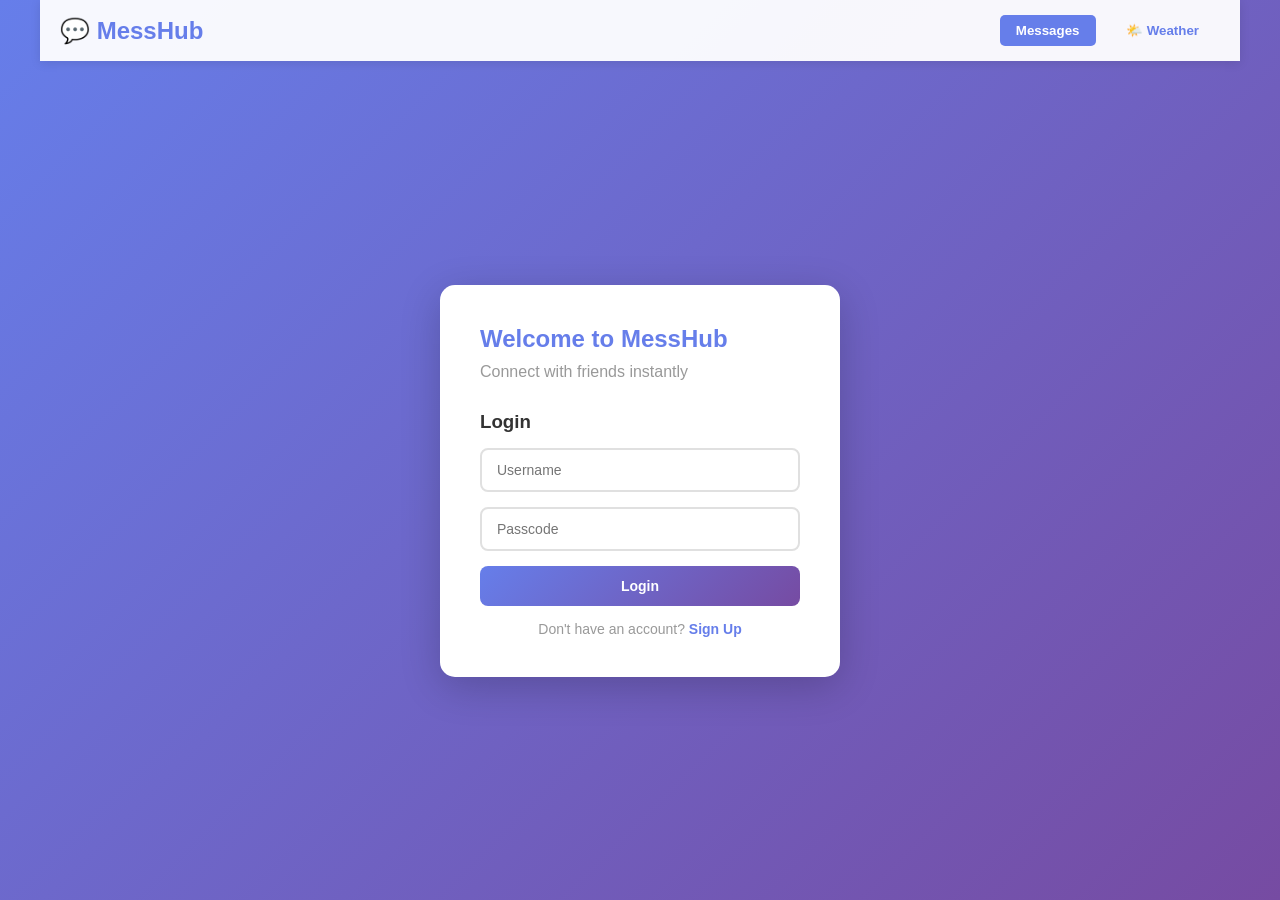
<file: index.html>
<!DOCTYPE html>
<html lang="en">
<head>
    <meta charset="UTF-8">
    <meta name="viewport" content="width=device-width, initial-scale=1.0">
    <title>Messaging Platform</title>
    <style>
        * {
            margin: 0;
            padding: 0;
            box-sizing: border-box;
        }
        
        body {
            font-family: 'Segoe UI', Tahoma, Geneva, Verdana, sans-serif;
            background: linear-gradient(135deg, #667eea 0%, #764ba2 100%);
            min-height: 100vh;
            color: #333;
        }
        
        .container {
            max-width: 1200px;
            margin: 0 auto;
            height: 100vh;
            display: flex;
            flex-direction: column;
        }
        
        .navbar {
            background: rgba(255, 255, 255, 0.95);
            padding: 15px 20px;
            box-shadow: 0 2px 10px rgba(0, 0, 0, 0.1);
            display: flex;
            justify-content: space-between;
            align-items: center;
        }
        
        .logo {
            font-size: 24px;
            color: #667eea;
            font-weight: bold;
        }
        
        .nav-buttons button {
            margin: 0 5px;
            padding: 8px 16px;
            border: none;
            background: transparent;
            color: #667eea;
            cursor: pointer;
            font-weight: 600;
            border-radius: 5px;
        }
        
        .nav-buttons button:hover,
        .nav-buttons button.active {
            background: #667eea;
            color: white;
        }
        
        .content {
            flex: 1;
            overflow: hidden;
        }
        
        .section {
            display: none;
            height: 100%;
            overflow-y: auto;
        }
        
        .section.active {
            display: flex;
        }
        
        /* Auth Section */
        #auth {
            justify-content: center;
            align-items: center;
        }
        
        .auth-card {
            background: white;
            border-radius: 15px;
            padding: 40px;
            box-shadow: 0 10px 40px rgba(0, 0, 0, 0.2);
            max-width: 400px;
            width: 100%;
        }
        
        .auth-card h2 {
            color: #667eea;
            margin-bottom: 10px;
        }
        
        .subtitle {
            color: #999;
            margin-bottom: 30px;
        }
        
        .form-group {
            display: flex;
            flex-direction: column;
            gap: 15px;
        }
        
        .input-field {
            padding: 12px 15px;
            border: 2px solid #e0e0e0;
            border-radius: 8px;
            font-size: 14px;
        }
        
        .input-field:focus {
            outline: none;
            border-color: #667eea;
            box-shadow: 0 0 10px rgba(102, 126, 234, 0.2);
        }
        
        .btn {
            padding: 12px 20px;
            border: none;
            border-radius: 8px;
            font-size: 14px;
            font-weight: 600;
            cursor: pointer;
            background: linear-gradient(135deg, #667eea 0%, #764ba2 100%);
            color: white;
            transition: all 0.3s ease;
        }
        
        .btn:hover {
            transform: translateY(-2px);
            box-shadow: 0 5px 20px rgba(102, 126, 234, 0.4);
        }
        
        .toggle-text {
            text-align: center;
            color: #999;
            font-size: 14px;
        }
        
        .toggle-text a {
            color: #667eea;
            cursor: pointer;
            font-weight: 600;
        }
        
        /* App Section */
        #app {
            display: flex;
        }
        
        .app-wrapper {
            display: flex;
            width: 100%;
            height: 100%;
            background: #f5f5f5;
        }
        
        .sidebar {
            width: 300px;
            background: white;
            border-right: 1px solid #e0e0e0;
            display: flex;
            flex-direction: column;
            overflow-y: auto;
        }
        
        .sidebar-header {
            padding: 15px;
            border-bottom: 1px solid #e0e0e0;
            display: flex;
            justify-content: space-between;
            align-items: center;
        }
        
        .sidebar-header h3 {
            color: #667eea;
        }
        
        .logout-btn {
            padding: 6px 12px;
            background: #ff6b6b;
            color: white;
            border: none;
            border-radius: 5px;
            cursor: pointer;
            font-size: 12px;
        }
        
        .search-box {
            padding: 15px;
            border-bottom: 1px solid #e0e0e0;
        }
        
        .search-box input {
            width: 100%;
            padding: 10px;
            border: 2px solid #e0e0e0;
            border-radius: 8px;
        }
        
        .contacts-section, .users-section {
            padding: 15px;
            flex: 1;
            overflow-y: auto;
        }
        
        .contacts-section h4, .users-section h4 {
            color: #667eea;
            font-size: 12px;
            text-transform: uppercase;
            margin-bottom: 10px;
        }
        
        .user-item {
            padding: 12px;
            background: #f9f9f9;
            border-radius: 8px;
            cursor: pointer;
            margin-bottom: 8px;
            display: flex;
            justify-content: space-between;
            align-items: center;
            transition: all 0.3s ease;
        }
        
        .user-item:hover {
            background: #667eea;
            color: white;
        }
        
        .user-item.active {
            background: linear-gradient(135deg, #667eea 0%, #764ba2 100%);
            color: white;
        }
        
        .user-item button {
            padding: 4px 8px;
            border: none;
            border-radius: 4px;
            cursor: pointer;
            font-size: 12px;
            color: white;
        }
        
        .add-btn {
            background: #667eea;
        }
        
        .remove-btn {
            background: #ff6b6b;
        }
        
        .chat-area {
            flex: 1;
            display: flex;
            flex-direction: column;
            background: white;
        }
        
        .no-chat {
            display: flex;
            justify-content: center;
            align-items: center;
            flex: 1;
            color: #999;
            font-size: 18px;
        }
        
        .chat-window {
            display: none;
            flex-direction: column;
            height: 100%;
        }
        
        .chat-window.active {
            display: flex;
        }
        
        .chat-header {
            padding: 20px;
            border-bottom: 1px solid #e0e0e0;
            background: linear-gradient(135deg, #667eea 0%, #764ba2 100%);
            color: white;
        }
        
        .chat-header h3 {
            margin: 0;
        }
        
        .messages-list {
            flex: 1;
            overflow-y: auto;
            padding: 20px;
            display: flex;
            flex-direction: column;
            gap: 15px;
        }
        
        .message {
            display: flex;
            margin-bottom: 10px;
        }
        
        .message.own {
            justify-content: flex-end;
        }
        
        .message-bubble {
            max-width: 60%;
            padding: 12px 16px;
            border-radius: 12px;
            word-wrap: break-word;
        }
        
        .message.own .message-bubble {
            background: linear-gradient(135deg, #667eea 0%, #764ba2 100%);
            color: white;
        }
        
        .message.other .message-bubble {
            background: #f0f0f0;
            color: #333;
        }
        
        .message-input-area {
            padding: 15px;
            border-top: 1px solid #e0e0e0;
            display: flex;
            gap: 10px;
            background: #f9f9f9;
        }
        
        .message-input-area input {
            flex: 1;
            padding: 10px;
            border: 2px solid #e0e0e0;
            border-radius: 8px;
        }
        
        .send-btn {
            padding: 10px 20px;
            background: linear-gradient(135deg, #667eea 0%, #764ba2 100%);
            color: white;
            border: none;
            border-radius: 8px;
            cursor: pointer;
            font-weight: 600;
        }
        
        @media (max-width: 768px) {
            .app-wrapper {
                flex-direction: column;
            }
            
            .sidebar {
                width: 100%;
                max-height: 200px;
            }
            
            .message-bubble {
                max-width: 85%;
            }
        }
    </style>
</head>
<body>
    <div class="container">
        <nav class="navbar">
            <h1 class="logo">💬 MessHub</h1>
            <div class="nav-buttons">
                <button class="nav-btn active" onclick="switchSection('auth')">Messages</button>
                <button class="nav-btn" onclick="window.location.href='weather-dashboard.html'">🌤️ Weather</button>
            </div>
        </nav>
        
        <div class="content">
            <!-- Auth Section -->
            <div id="auth" class="section active">
                <div class="auth-card">
                    <h2>Welcome to MessHub</h2>
                    <p class="subtitle">Connect with friends instantly</p>
                    
                    <div id="loginForm" class="form-group">
                        <h3>Login</h3>
                        <input type="text" id="loginUsername" placeholder="Username" class="input-field">
                        <input type="password" id="loginPassword" placeholder="Passcode" class="input-field">
                        <button class="btn" onclick="login()">Login</button>
                        <p class="toggle-text">Don't have an account? <a onclick="toggleAuth()">Sign Up</a></p>
                    </div>
                    
                    <div id="signupForm" class="form-group" style="display:none;">
                        <h3>Create Account</h3>
                        <input type="text" id="signupUsername" placeholder="Choose Username" class="input-field">
                        <input type="password" id="signupPassword" placeholder="Create Passcode" class="input-field">
                        <input type="password" id="signupConfirm" placeholder="Confirm Passcode" class="input-field">
                        <button class="btn" onclick="signup()">Sign Up</button>
                        <p class="toggle-text">Already have an account? <a onclick="toggleAuth()">Login</a></p>
                    </div>
                </div>
            </div>
            
            <!-- App Section -->
            <div id="app" class="section">
                <div class="app-wrapper">
                    <aside class="sidebar">
                        <div class="sidebar-header">
                            <h3>Users</h3>
                            <button class="logout-btn" onclick="logout()">Logout</button>
                        </div>
                        
                        <div class="search-box">
                            <input type="text" id="searchInput" placeholder="Search username..." onkeyup="searchUsers()">
                        </div>
                        
                        <div class="contacts-section">
                            <h4>My Contacts</h4>
                            <div id="contactsList"></div>
                        </div>
                        
                        <div class="users-section">
                            <h4>Find Users</h4>
                            <div id="usersList"></div>
                        </div>
                    </aside>
                    
                    <main class="chat-area">
                        <div id="noChatSelected" class="no-chat">
                            <p>Select a user to start messaging</p>
                        </div>
                        
                        <div id="chatWindow" class="chat-window">
                            <div class="chat-header">
                                <h3 id="chatUsername"></h3>
                            </div>
                            <div id="messagesList" class="messages-list"></div>
                            <div class="message-input-area">
                                <input type="text" id="messageInput" placeholder="Type a message..." onkeypress="if(event.key==='Enter') sendMessage()">
                                <button class="send-btn" onclick="sendMessage()">Send</button>
                            </div>
                        </div>
                    </main>
                </div>
            </div>
        </div>
    </div>
    
    <script>
        let currentUser = null;
        let users = JSON.parse(localStorage.getItem('users')) || [];
        let messages = JSON.parse(localStorage.getItem('messages')) || {};
        let currentChat = null;
        
        // Initialize
        window.addEventListener('load', () => {
            const saved = localStorage.getItem('currentUser');
            if (saved) {
                currentUser = JSON.parse(saved);
                loadApp();
            }
        });
        
        function toggleAuth() {
            const login = document.getElementById('loginForm');
            const signup = document.getElementById('signupForm');
            login.style.display = login.style.display === 'none' ? 'flex' : 'none';
            signup.style.display = signup.style.display === 'none' ? 'flex' : 'none';
        }
        
        function signup() {
            const username = document.getElementById('signupUsername').value.trim();
            const password = document.getElementById('signupPassword').value;
            const confirm = document.getElementById('signupConfirm').value;
            
            if (!username || !password || !confirm) {
                alert('Fill all fields');
                return;
            }
            
            if (password !== confirm) {
                alert('Passwords don\'t match');
                return;
            }
            
            if (users.some(u => u.username.toLowerCase() === username.toLowerCase())) {
                alert('Username exists');
                return;
            }
            
            const newUser = { id: Date.now(), username, password };
            users.push(newUser);
            localStorage.setItem('users', JSON.stringify(users));
            
            currentUser = newUser;
            localStorage.setItem('currentUser', JSON.stringify(currentUser));
            
            loadApp();
        }
        
        function login() {
            const username = document.getElementById('loginUsername').value.trim();
            const password = document.getElementById('loginPassword').value;
            
            if (!username || !password) {
                alert('Fill all fields');
                return;
            }
            
            const user = users.find(u => u.username.toLowerCase() === username.toLowerCase() && u.password === password);
            
            if (!user) {
                alert('Invalid credentials');
                return;
            }
            
            currentUser = user;
            localStorage.setItem('currentUser', JSON.stringify(currentUser));
            loadApp();
        }
        
        function logout() {
            currentUser = null;
            localStorage.removeItem('currentUser');
            switchSection('auth');
            document.getElementById('loginUsername').value = '';
            document.getElementById('loginPassword').value = '';
        }
        
        function switchSection(section) {
            document.querySelectorAll('.section').forEach(s => s.classList.remove('active'));
            document.getElementById(section).classList.add('active');
        }
        
        function loadApp() {
            switchSection('app');
            loadContacts();
            loadUsers();
        }
        
        function loadContacts() {
            const list = document.getElementById('contactsList');
            const contacts = JSON.parse(localStorage.getItem(`contacts_${currentUser.id}`)) || [];
            
            list.innerHTML = '';
            if (contacts.length === 0) {
                list.innerHTML = '<p style="color: #999; font-size: 12px;">No contacts yet</p>';
                return;
            }
            
            contacts.forEach(id => {
                const contact = users.find(u => u.id === id);
                if (contact) {
                    const div = document.createElement('div');
                    div.className = 'user-item' + (currentChat?.id === id ? ' active' : '');
                    div.innerHTML = `
                        <span onclick="openChat(${id}, '${contact.username}')">${contact.username}</span>
                        <button class="remove-btn" onclick="removeContact(${id})">Remove</button>
                    `;
                    list.appendChild(div);
                }
            });
        }
        
        function loadUsers() {
            const list = document.getElementById('usersList');
            const contacts = JSON.parse(localStorage.getItem(`contacts_${currentUser.id}`)) || [];
            const others = users.filter(u => u.id !== currentUser.id && !contacts.includes(u.id));
            
            list.innerHTML = '';
            if (others.length === 0) {
                list.innerHTML = '<p style="color: #999; font-size: 12px;">No users to add</p>';
                return;
            }
            
            others.forEach(user => {
                const div = document.createElement('div');
                div.className = 'user-item';
                div.innerHTML = `
                    <span>${user.username}</span>
                    <button class="add-btn" onclick="addContact(${user.id})">Add</button>
                `;
                list.appendChild(div);
            });
        }
        
        function searchUsers() {
            const query = document.getElementById('searchInput').value.toLowerCase();
            const list = document.getElementById('usersList');
            const contacts = JSON.parse(localStorage.getItem(`contacts_${currentUser.id}`)) || [];
            const others = users.filter(u => u.id !== currentUser.id && !contacts.includes(u.id));
            const filtered = others.filter(u => u.username.toLowerCase().includes(query));
            
            list.innerHTML = '';
            if (filtered.length === 0) {
                list.innerHTML = '<p style="color: #999; font-size: 12px;">No matches</p>';
                return;
            }
            
            filtered.forEach(user => {
                const div = document.createElement('div');
                div.className = 'user-item';
                div.innerHTML = `
                    <span>${user.username}</span>
                    <button class="add-btn" onclick="addContact(${user.id})">Add</button>
                `;
                list.appendChild(div);
            });
        }
        
        function addContact(userId) {
            const contacts = JSON.parse(localStorage.getItem(`contacts_${currentUser.id}`)) || [];
            if (!contacts.includes(userId)) {
                contacts.push(userId);
                localStorage.setItem(`contacts_${currentUser.id}`, JSON.stringify(contacts));
                loadContacts();
                loadUsers();
            }
        }
        
        function removeContact(userId) {
            const contacts = JSON.parse(localStorage.getItem(`contacts_${currentUser.id}`)) || [];
            const idx = contacts.indexOf(userId);
            if (idx > -1) {
                contacts.splice(idx, 1);
                localStorage.setItem(`contacts_${currentUser.id}`, JSON.stringify(contacts));
                if (currentChat?.id === userId) {
                    currentChat = null;
                    document.getElementById('noChatSelected').style.display = 'flex';
                    document.getElementById('chatWindow').classList.remove('active');
                }
                loadContacts();
                loadUsers();
            }
        }
        
        function openChat(userId, username) {
            currentChat = { id: userId, username };
            document.getElementById('chatUsername').textContent = username;
            document.getElementById('noChatSelected').style.display = 'none';
            document.getElementById('chatWindow').classList.add('active');
            document.getElementById('messageInput').value = '';
            loadMessages();
            loadContacts();
            document.getElementById('messageInput').focus();
        }
        
        function loadMessages() {
            const key = [currentUser.id, currentChat.id].sort().join('_');
            const msgs = messages[key] || [];
            const list = document.getElementById('messagesList');
            
            list.innerHTML = '';
            msgs.forEach(msg => {
                const div = document.createElement('div');
                div.className = 'message' + (msg.sender === currentUser.id ? ' own' : ' other');
                div.innerHTML = `<div class="message-bubble">${msg.text}</div>`;
                list.appendChild(div);
            });
            
            list.scrollTop = list.scrollHeight;
        }
        
        function sendMessage() {
            const input = document.getElementById('messageInput');
            const text = input.value.trim();
            
            if (!text || !currentChat) return;
            
            const key = [currentUser.id, currentChat.id].sort().join('_');
            if (!messages[key]) messages[key] = [];
            
            messages[key].push({ sender: currentUser.id, text });
            localStorage.setItem('messages', JSON.stringify(messages));
            
            input.value = '';
            loadMessages();
            input.focus();
        }
    </script>
</body>
</html>
</file>
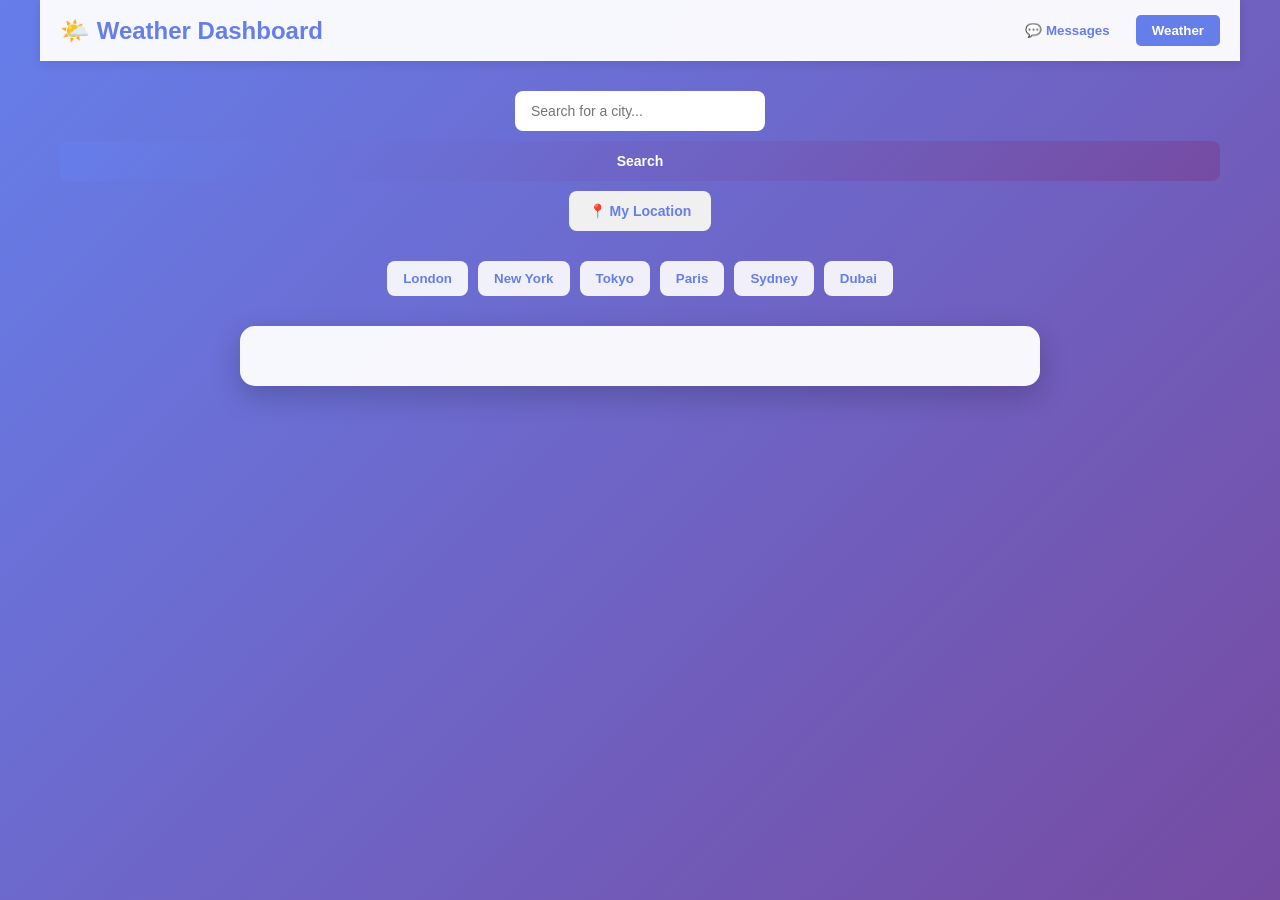
<file: weather-dashboard.html>
<!DOCTYPE html>
<html lang="en">
<head>
    <meta charset="UTF-8">
    <meta name="viewport" content="width=device-width, initial-scale=1.0">
    <title>Weather Dashboard</title>
    <link rel="stylesheet" href="styles.css">
</head>
<body class="weather-body">
    <div class="container">
        <nav class="navbar">
            <div class="nav-content">
                <h1 class="logo">🌤️ Weather Dashboard</h1>
                <div class="nav-buttons">
                    <button class="nav-btn" onclick="window.location.href='index.html'">💬 Messages</button>
                    <button class="nav-btn active">Weather</button>
                </div>
            </div>
        </nav>

        <div class="weather-container">
            <div class="search-section">
                <div class="search-wrapper">
                    <input type="text" id="cityInput" placeholder="Search for a city..." class="weather-input">
                    <button onclick="searchWeather()" class="btn btn-primary">Search</button>
                    <button onclick="getLocationWeather()" class="btn btn-secondary">📍 My Location</button>
                </div>
            </div>

            <div class="quick-cities">
                <button onclick="getWeatherByCity('London')" class="quick-btn">London</button>
                <button onclick="getWeatherByCity('New York')" class="quick-btn">New York</button>
                <button onclick="getWeatherByCity('Tokyo')" class="quick-btn">Tokyo</button>
                <button onclick="getWeatherByCity('Paris')" class="quick-btn">Paris</button>
                <button onclick="getWeatherByCity('Sydney')" class="quick-btn">Sydney</button>
                <button onclick="getWeatherByCity('Dubai')" class="quick-btn">Dubai</button>
            </div>

            <div id="weatherContent" class="weather-content">
                <div id="currentWeather" class="current-weather"></div>
                <div id="forecast" class="forecast"></div>
            </div>
        </div>
    </div>

    <script src="weather.js"></script>
</body>
</html>
</file>
<file: styles.css>
* {
    margin: 0;
    padding: 0;
    box-sizing: border-box;
}

body {
    font-family: 'Segoe UI', Tahoma, Geneva, Verdana, sans-serif;
    background: linear-gradient(135deg, #667eea 0%, #764ba2 100%);
    min-height: 100vh;
    color: #333;
}

body.weather-body {
    background: linear-gradient(135deg, #667eea 0%, #764ba2 100%);
}

.container {
    max-width: 1200px;
    margin: 0 auto;
    height: 100vh;
    display: flex;
    flex-direction: column;
}

/* Navbar */
.navbar {
    background: rgba(255, 255, 255, 0.95);
    backdrop-filter: blur(10px);
    box-shadow: 0 2px 10px rgba(0, 0, 0, 0.1);
    padding: 15px 0;
    position: sticky;
    top: 0;
    z-index: 100;
}

.nav-content {
    max-width: 1200px;
    margin: 0 auto;
    display: flex;
    justify-content: space-between;
    align-items: center;
    padding: 0 20px;
}

.logo {
    font-size: 24px;
    color: #667eea;
    font-weight: bold;
}

.nav-buttons {
    display: flex;
    gap: 10px;
}

.nav-btn {
    padding: 8px 16px;
    border: none;
    background: transparent;
    color: #667eea;
    cursor: pointer;
    font-weight: 600;
    transition: all 0.3s ease;
    border-radius: 5px;
}

.nav-btn:hover,
.nav-btn.active {
    background: #667eea;
    color: white;
}

/* Sections */
.section {
    flex: 1;
    display: none;
    overflow-y: auto;
}

.section.active {
    display: flex;
}

/* Authentication */
.auth-container {
    display: flex;
    justify-content: center;
    align-items: center;
    padding: 40px 20px;
    flex: 1;
}

.auth-card {
    background: white;
    border-radius: 15px;
    padding: 40px;
    box-shadow: 0 10px 40px rgba(0, 0, 0, 0.2);
    max-width: 400px;
    width: 100%;
    animation: slideUp 0.5s ease;
}

.auth-card h2 {
    color: #667eea;
    margin-bottom: 10px;
    text-align: center;
}

.subtitle {
    text-align: center;
    color: #999;
    margin-bottom: 30px;
}

.form-group {
    display: flex;
    flex-direction: column;
    gap: 15px;
}

.form-group h3 {
    color: #667eea;
    margin-bottom: 10px;
}

.input-field {
    padding: 12px 15px;
    border: 2px solid #e0e0e0;
    border-radius: 8px;
    font-size: 14px;
    transition: all 0.3s ease;
}

.input-field:focus {
    outline: none;
    border-color: #667eea;
    box-shadow: 0 0 10px rgba(102, 126, 234, 0.2);
}

.toggle-text {
    text-align: center;
    color: #999;
    font-size: 14px;
}

.toggle-text a {
    color: #667eea;
    cursor: pointer;
    font-weight: 600;
    text-decoration: none;
}

.toggle-text a:hover {
    text-decoration: underline;
}

/* Buttons */
.btn {
    padding: 12px 20px;
    border: none;
    border-radius: 8px;
    font-size: 14px;
    font-weight: 600;
    cursor: pointer;
    transition: all 0.3s ease;
}

.btn-primary {
    background: linear-gradient(135deg, #667eea 0%, #764ba2 100%);
    color: white;
    width: 100%;
}

.btn-primary:hover {
    transform: translateY(-2px);
    box-shadow: 0 5px 20px rgba(102, 126, 234, 0.4);
}

.btn-secondary {
    background: #f0f0f0;
    color: #667eea;
}

.btn-secondary:hover {
    background: #e0e0e0;
}

.btn-send {
    padding: 10px 20px;
    background: linear-gradient(135deg, #667eea 0%, #764ba2 100%);
    color: white;
    width: auto;
    min-width: 80px;
}

.logout-btn {
    padding: 6px 12px;
    background: #ff6b6b;
    color: white;
    border: none;
    border-radius: 5px;
    cursor: pointer;
    font-size: 12px;
    transition: all 0.3s ease;
}

.logout-btn:hover {
    background: #ff5252;
}

/* App Layout */
.app-wrapper {
    display: flex;
    height: 100%;
    background: #f5f5f5;
}

.sidebar {
    width: 300px;
    background: white;
    border-right: 1px solid #e0e0e0;
    display: flex;
    flex-direction: column;
    overflow-y: auto;
}

.sidebar-header {
    padding: 15px;
    border-bottom: 1px solid #e0e0e0;
    display: flex;
    justify-content: space-between;
    align-items: center;
}

.sidebar-header h3 {
    color: #667eea;
}

.search-box {
    padding: 15px;
    border-bottom: 1px solid #e0e0e0;
}

.search-box .input-field {
    width: 100%;
}

.contacts-section,
.users-section {
    padding: 15px;
    flex: 1;
    overflow-y: auto;
}

.contacts-section h4,
.users-section h4 {
    color: #667eea;
    font-size: 12px;
    text-transform: uppercase;
    margin-bottom: 10px;
    padding: 5px 0;
}

.contacts-list,
.users-list {
    display: flex;
    flex-direction: column;
    gap: 8px;
}

.user-item {
    padding: 12px;
    background: #f9f9f9;
    border-radius: 8px;
    cursor: pointer;
    transition: all 0.3s ease;
    display: flex;
    justify-content: space-between;
    align-items: center;
}

.user-item:hover {
    background: #667eea;
    color: white;
}

.user-item.active {
    background: linear-gradient(135deg, #667eea 0%, #764ba2 100%);
    color: white;
}

.add-btn {
    padding: 4px 8px;
    background: #667eea;
    color: white;
    border: none;
    border-radius: 4px;
    cursor: pointer;
    font-size: 12px;
}

.add-btn:hover {
    background: #764ba2;
}

.remove-btn {
    padding: 4px 8px;
    background: #ff6b6b;
    color: white;
    border: none;
    border-radius: 4px;
    cursor: pointer;
    font-size: 12px;
}

.remove-btn:hover {
    background: #ff5252;
}

/* Chat Area */
.chat-area {
    flex: 1;
    display: flex;
    flex-direction: column;
    background: white;
}

.no-chat {
    display: flex;
    justify-content: center;
    align-items: center;
    flex: 1;
    color: #999;
    font-size: 18px;
}

.chat-window {
    display: flex;
    flex-direction: column;
    height: 100%;
}

.chat-header {
    padding: 20px;
    border-bottom: 1px solid #e0e0e0;
    background: linear-gradient(135deg, #667eea 0%, #764ba2 100%);
    color: white;
}

.chat-header h3 {
    margin: 0;
}

.messages-list {
    flex: 1;
    overflow-y: auto;
    padding: 20px;
    display: flex;
    flex-direction: column;
    gap: 15px;
}

.message {
    display: flex;
    margin-bottom: 10px;
    animation: fadeIn 0.3s ease;
}

.message.own {
    justify-content: flex-end;
}

.message-bubble {
    max-width: 60%;
    padding: 12px 16px;
    border-radius: 12px;
    word-wrap: break-word;
}

.message.own .message-bubble {
    background: linear-gradient(135deg, #667eea 0%, #764ba2 100%);
    color: white;
    border-bottom-right-radius: 4px;
}

.message.other .message-bubble {
    background: #f0f0f0;
    color: #333;
    border-bottom-left-radius: 4px;
}

.message-time {
    font-size: 12px;
    color: #999;
    margin-top: 4px;
}

.message-input-area {
    padding: 15px;
    border-top: 1px solid #e0e0e0;
    display: flex;
    gap: 10px;
    background: #f9f9f9;
}

.message-input-area .input-field {
    flex: 1;
}

/* Weather Styles */
.weather-container {
    padding: 30px 20px;
    flex: 1;
    overflow-y: auto;
}

.search-section {
    margin-bottom: 30px;
}

.search-wrapper {
    display: flex;
    gap: 10px;
    flex-wrap: wrap;
    justify-content: center;
}

.weather-input {
    padding: 12px 16px;
    border: none;
    border-radius: 8px;
    font-size: 14px;
    width: 250px;
    background: white;
}

.weather-input:focus {
    outline: none;
    box-shadow: 0 0 10px rgba(255, 255, 255, 0.3);
}

.quick-cities {
    display: flex;
    gap: 10px;
    justify-content: center;
    flex-wrap: wrap;
    margin-bottom: 30px;
}

.quick-btn {
    padding: 10px 16px;
    background: rgba(255, 255, 255, 0.9);
    color: #667eea;
    border: none;
    border-radius: 8px;
    cursor: pointer;
    font-weight: 600;
    transition: all 0.3s ease;
}

.quick-btn:hover {
    background: white;
    box-shadow: 0 5px 15px rgba(0, 0, 0, 0.2);
}

.weather-content {
    max-width: 800px;
    margin: 0 auto;
}

.current-weather {
    background: rgba(255, 255, 255, 0.95);
    border-radius: 15px;
    padding: 30px;
    margin-bottom: 30px;
    box-shadow: 0 10px 30px rgba(0, 0, 0, 0.2);
}

.current-weather h2 {
    color: #667eea;
    margin-bottom: 20px;
    font-size: 28px;
}

.weather-grid {
    display: grid;
    grid-template-columns: repeat(auto-fit, minmax(150px, 1fr));
    gap: 15px;
    margin-top: 20px;
}

.weather-item {
    background: #f9f9f9;
    padding: 15px;
    border-radius: 10px;
    text-align: center;
}

.weather-item-label {
    color: #999;
    font-size: 12px;
    text-transform: uppercase;
    margin-bottom: 8px;
}

.weather-item-value {
    color: #667eea;
    font-size: 20px;
    font-weight: bold;
}

.forecast {
    display: grid;
    grid-template-columns: repeat(auto-fit, minmax(150px, 1fr));
    gap: 15px;
}

.forecast-card {
    background: rgba(255, 255, 255, 0.95);
    border-radius: 15px;
    padding: 20px;
    text-align: center;
    box-shadow: 0 10px 30px rgba(0, 0, 0, 0.2);
    transition: all 0.3s ease;
}

.forecast-card:hover {
    transform: translateY(-5px);
    box-shadow: 0 15px 40px rgba(0, 0, 0, 0.3);
}

.forecast-date {
    color: #667eea;
    font-weight: bold;
    margin-bottom: 10px;
}

.forecast-temp {
    font-size: 24px;
    color: #333;
    margin: 10px 0;
}

.forecast-condition {
    color: #999;
    font-size: 14px;
}

/* Animations */
@keyframes slideUp {
    from {
        opacity: 0;
        transform: translateY(20px);
    }
    to {
        opacity: 1;
        transform: translateY(0);
    }
}

@keyframes fadeIn {
    from {
        opacity: 0;
    }
    to {
        opacity: 1;
    }
}

/* Responsive */
@media (max-width: 768px) {
    .app-wrapper {
        flex-direction: column;
    }

    .sidebar {
        width: 100%;
        max-height: 200px;
        border-right: none;
        border-bottom: 1px solid #e0e0e0;
    }

    .chat-area {
        flex: 1;
    }

    .message-bubble {
        max-width: 85%;
    }

    .search-wrapper {
        flex-direction: column;
    }

    .weather-input {
        width: 100%;
    }

    .weather-grid {
        grid-template-columns: repeat(2, 1fr);
    }

    .forecast {
        grid-template-columns: 1fr;
    }

    .nav-buttons {
        flex-direction: column;
        gap: 5px;
    }

    .nav-btn {
        padding: 6px 12px;
        font-size: 12px;
    }
}

@media (max-width: 480px) {
    .auth-card {
        padding: 20px;
    }

    .current-weather {
        padding: 15px;
    }

    .weather-grid {
        grid-template-columns: 1fr;
    }

    .message-bubble {
        max-width: 100%;
    }
}
</file>
